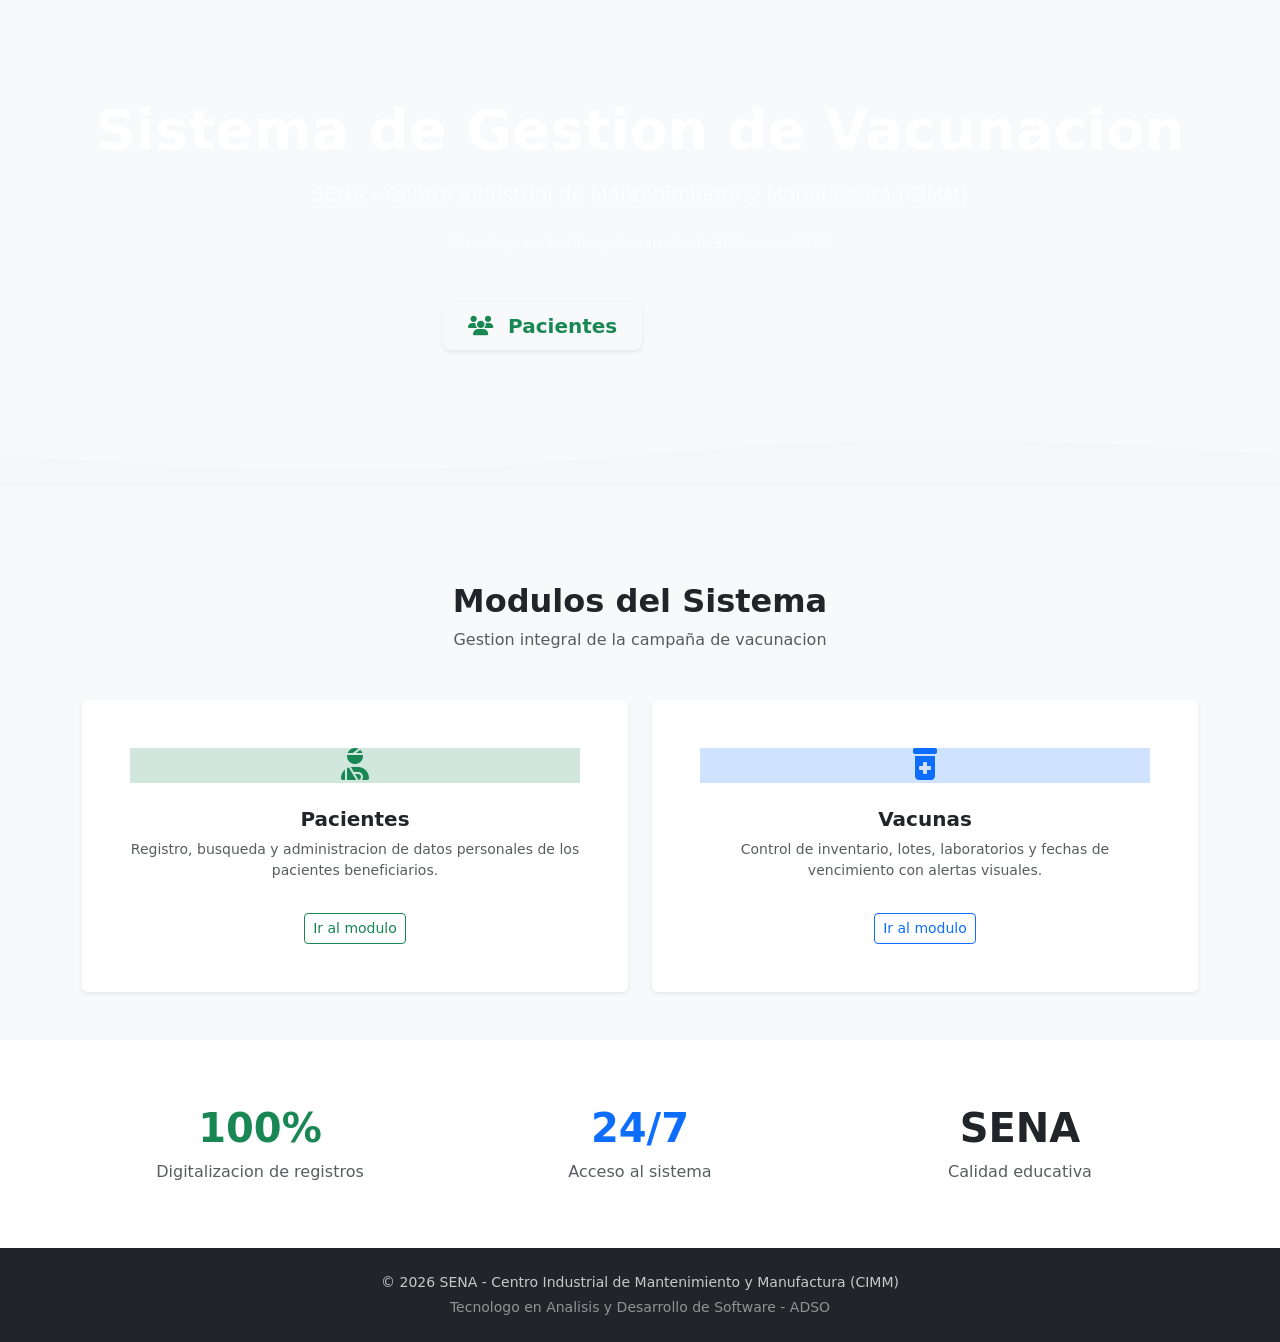
<file: src/main/resources/templates/index.html>
<!DOCTYPE html>
<html xmlns:th="http://www.thymeleaf.org" lang="es">
<head>
    <meta charset="UTF-8">
    <meta name="viewport" content="width=device-width, initial-scale=1">
    <title th:text="#{app.titulo}">Sistema de Vacunacion - SENA CIMM</title>
    <link href="https://cdn.jsdelivr.net/npm/bootstrap@5.2.3/dist/css/bootstrap.min.css" rel="stylesheet">
    <link href="https://cdnjs.cloudflare.com/ajax/libs/font-awesome/6.4.0/css/all.min.css" rel="stylesheet">
    <link th:href="@{/css/vacunacion.css}" rel="stylesheet">
</head>
<body class="bg-light">

<!-- Navbar -->
<div th:replace="~{fragments/navbar :: nav}"></div>

<!-- Hero Section -->
<section class="hero-section text-white text-center py-5 mb-0">
    <div class="container py-5">
        <h1 class="display-4 fw-bold mb-3" th:text="#{app.titulo}">Sistema de Gestion de Vacunacion</h1>
        <p class="lead mb-4 opacity-75" th:text="#{app.subtitulo}">SENA - Centro Industrial de Mantenimiento y Manufactura (CIMM)</p>
        <p class="mb-5 opacity-50 small" th:text="#{app.descripcion}">Tecnologo en Analisis y Desarrollo de Software - ADSO</p>
        <div class="d-flex justify-content-center gap-3">
            <a th:href="@{/pacientes}" class="btn btn-light btn-lg px-4 fw-bold text-success shadow-sm">
                <i class="fas fa-users me-2"></i> <span th:text="#{general.gestionarPacientes}">Pacientes</span>
            </a>
            <a th:href="@{/vacunas}" class="btn btn-outline-light btn-lg px-4 fw-bold">
                <i class="fas fa-syringe me-2"></i> <span th:text="#{general.gestionarVacunas}">Vacunas</span>
            </a>
        </div>
    </div>
    <!-- Wave SVG -->
    <svg xmlns="http://www.w3.org/2000/svg" viewBox="0 0 1440 100" class="w-100" style="margin-bottom:-1px;">
        <path fill="#f4f6f9" fill-opacity="1" d="M0,64L80,69.3C160,75,320,85,480,80C640,75,800,53,960,48C1120,43,1280,53,1360,58.7L1440,64L1440,100L1360,100C1280,100,1120,100,960,100C800,100,640,100,480,100C320,100,160,100,80,100L0,100Z"></path>
    </svg>
</section>

<!-- Features Section -->
<section class="py-5">
    <div class="container">
        <div class="text-center mb-5">
            <h2 class="fw-bold text-dark">Modulos del Sistema</h2>
            <p class="text-muted">Gestion integral de la campaña de vacunacion</p>
        </div>
        <div class="row g-4">
            <!-- Card Pacientes -->
            <div class="col-md-6">
                <div class="card h-100 border-0 shadow-sm hover-card">
                    <div class="card-body text-center p-5">
                        <div class="icon-circle bg-success-subtle text-success mb-4 mx-auto">
                            <i class="fas fa-user-injured fa-2x"></i>
                        </div>
                        <h3 class="h5 fw-bold" th:text="#{pacientes.titulo}">Pacientes</h3>
                        <p class="text-muted small">Registro, busqueda y administracion de datos personales de los pacientes beneficiarios.</p>
                        <a th:href="@{/pacientes}" class="btn btn-sm btn-outline-success mt-3">Ir al modulo</a>
                    </div>
                </div>
            </div>
            <!-- Card Vacunas -->
            <div class="col-md-6">
                <div class="card h-100 border-0 shadow-sm hover-card">
                    <div class="card-body text-center p-5">
                        <div class="icon-circle bg-primary-subtle text-primary mb-4 mx-auto">
                            <i class="fas fa-prescription-bottle-medical fa-2x"></i>
                        </div>
                        <h3 class="h5 fw-bold" th:text="#{vacunas.titulo}">Vacunas</h3>
                        <p class="text-muted small">Control de inventario, lotes, laboratorios y fechas de vencimiento con alertas visuales.</p>
                        <a th:href="@{/vacunas}" class="btn btn-sm btn-outline-primary mt-3">Ir al modulo</a>
                    </div>
                </div>
            </div>
        </div>
    </div>
</section>

<!-- Stats Section -->
<section class="py-5 bg-white">
    <div class="container">
        <div class="row text-center g-4">
            <div class="col-md-4">
                <div class="p-3">
                    <h2 class="fw-bold text-success display-6">100%</h2>
                    <p class="text-muted mb-0">Digitalizacion de registros</p>
                </div>
            </div>
            <div class="col-md-4">
                <div class="p-3">
                    <h2 class="fw-bold text-primary display-6">24/7</h2>
                    <p class="text-muted mb-0">Acceso al sistema</p>
                </div>
            </div>
            <div class="col-md-4">
                <div class="p-3">
                    <h2 class="fw-bold text-dark display-6">SENA</h2>
                    <p class="text-muted mb-0">Calidad educativa</p>
                </div>
            </div>
        </div>
    </div>
</section>

<!-- Footer -->
<footer class="bg-dark text-white py-4 mt-auto">
    <div class="container text-center">
        <p class="mb-1 small opacity-75">&copy; 2026 SENA - Centro Industrial de Mantenimiento y Manufactura (CIMM)</p>
        <p class="mb-0 small opacity-50">Tecnologo en Analisis y Desarrollo de Software - ADSO</p>
    </div>
</footer>

<script src="https://cdn.jsdelivr.net/npm/bootstrap@5.2.3/dist/js/bootstrap.bundle.min.js"></script>
</body>
</html>
</file>
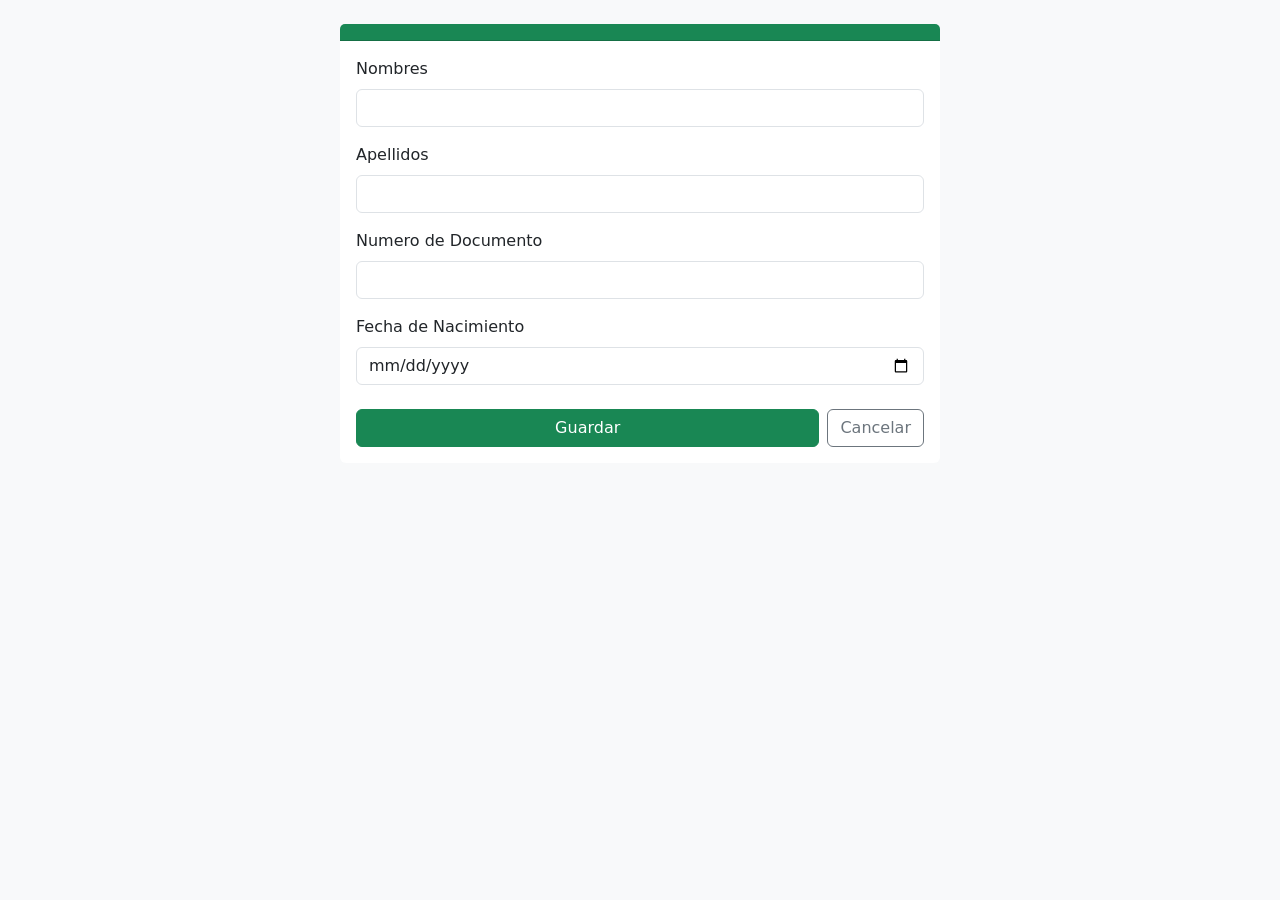
<file: src/main/resources/templates/pacientes/formulario.html>
<!DOCTYPE html>
<html xmlns:th="http://www.thymeleaf.org" lang="es">
<head>
    <meta charset="UTF-8">
    <title>Formulario Paciente</title>
    <link href="https://cdn.jsdelivr.net/npm/bootstrap@5.2.3/dist/css/bootstrap.min.css"
          rel="stylesheet">
    <link th:href="@{/css/vacunacion.css}" rel="stylesheet">
</head>
<body class="bg-light">

<div th:replace="~{fragments/navbar :: nav}"></div>

<div class="container mt-4">
    <div class="card shadow-md border-0" style="max-width:600px;margin:auto;">
        <div class="card-header bg-success text-white">
            <h4 class="mb-0" th:text="${paciente.id != null} ? #{pacientes.editar} : #{pacientes.nuevo}"></h4>
        </div>
        <div class="card-body">
            <form th:action="${paciente.id != null}
                    ? @{/pacientes/{id}(id=${paciente.id})}
                    : @{/pacientes}"
                  th:object="${paciente}"
                  method="post">
                <div class="mb-3">
                    <label class="form-label" th:text="#{pacientes.nombre}">Nombres</label>
                    <input type="text" th:field="*{nombres}"
                           class="form-control" required>
                </div>
                <div class="mb-3">
                    <label class="form-label" th:text="#{pacientes.apellidos}">Apellidos</label>
                    <input type="text" th:field="*{apellidos}"
                           class="form-control" required>
                </div>
                <div class="mb-3">
                    <label class="form-label" th:text="#{pacientes.documento}">Numero de Documento</label>
                    <input type="text" th:field="*{documento}"
                           class="form-control" required>
                </div>
                <div class="mb-4">
                    <label class="form-label" th:text="#{pacientes.fechaNacimiento}">Fecha de Nacimiento</label>
                    <input type="date" th:field="*{fechaNacimiento}"
                           class="form-control" required>
                </div>
                <div class="d-flex gap-2">
                    <button type="submit" class="btn btn-success flex-grow-1" th:text="#{pacientes.guardar}">Guardar</button>
                    <a th:href="@{/pacientes}" class="btn btn-outline-secondary" th:text="#{pacientes.cancelar}">Cancelar</a>
                </div>
            </form>
        </div>
    </div>
</div>

</body>
</html>
</file>
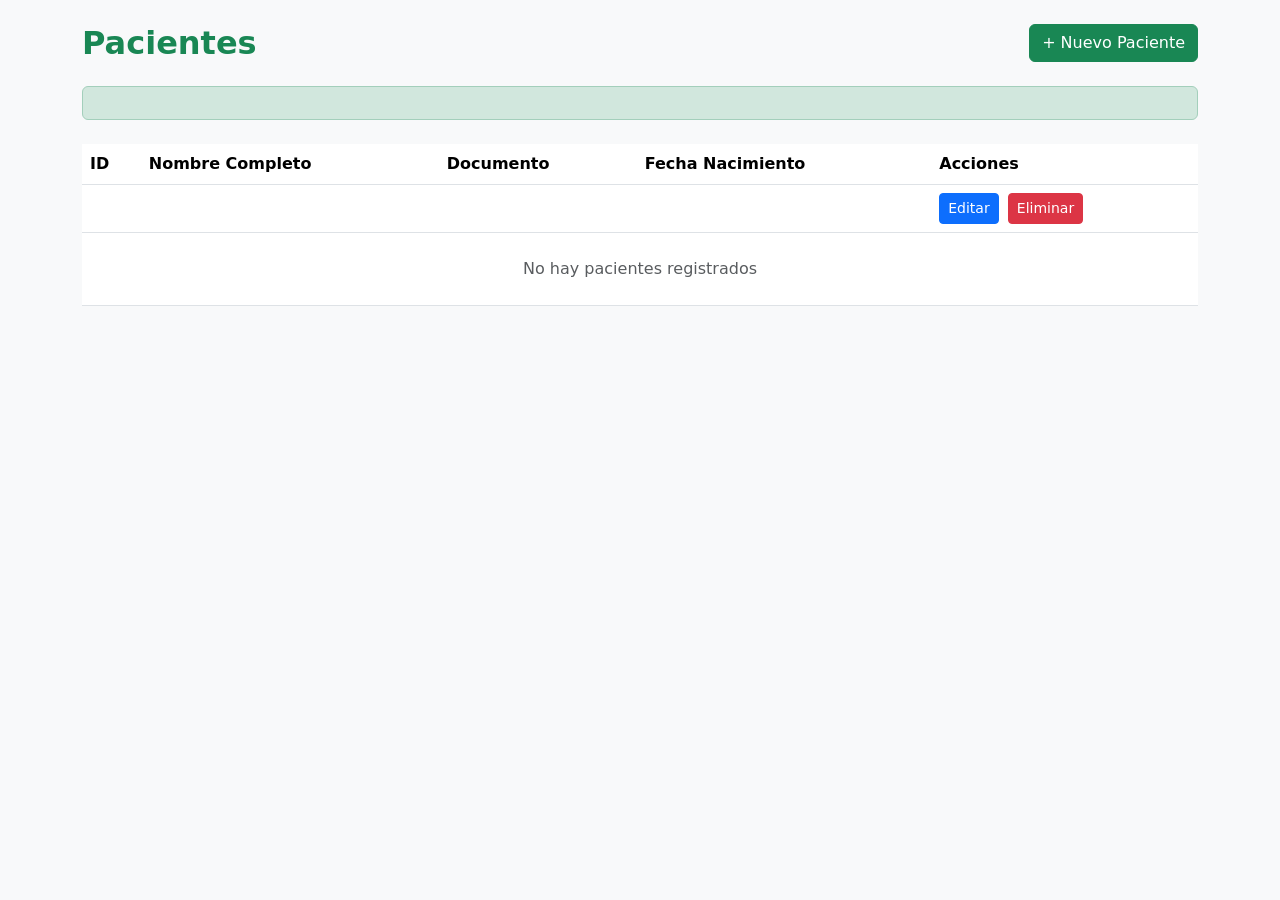
<file: src/main/resources/templates/pacientes/lista.html>
<!DOCTYPE html>
<html xmlns:th="http://www.thymeleaf.org" lang="es">
<head>
    <meta charset="UTF-8">
    <meta name="viewport" content="width=device-width, initial-scale=1">
    <title th:text="#{pacientes.titulo}">Pacientes - Sistema de Vacunacion</title>
    <link href="https://cdn.jsdelivr.net/npm/bootstrap@5.2.3/dist/css/bootstrap.min.css"
          rel="stylesheet">
    <link th:href="@{/css/vacunacion.css}" rel="stylesheet">
</head>
<body class="bg-light">

<div th:replace="~{fragments/navbar :: nav}"></div>

<div class="container mt-4">
    <!-- Encabezado -->
    <div class="d-flex justify-content-between align-items-center mb-4">
        <h2 class="text-success fw-bold mb-0" th:text="#{pacientes.titulo}">Pacientes</h2>
        <a th:href="@{/pacientes/nuevo}" class="btn btn-success" th:text="#{pacientes.nuevo}">
            + Nuevo Paciente
        </a>
    </div>

    <!-- Mensaje de exito -->
    <div th:if="${mensaje}" class="alert alert-success mb-4" th:text="${mensaje}"></div>

    <!-- Tabla de pacientes -->
    <div class="card shadow-md border-0">
        <div class="card-body p-0">
            <table class="table table-hover mb-0">
                <thead>
                <tr>
                    <th>ID</th>
                    <th th:text="#{pacientes.nombreCompleto}">Nombre Completo</th>
                    <th th:text="#{pacientes.documento}">Documento</th>
                    <th th:text="#{pacientes.fechaNacimiento}">Fecha Nacimiento</th>
                    <th th:text="#{pacientes.acciones}">Acciones</th>
                </tr>
                </thead>
                <tbody>
                <tr th:each="paciente : ${pacientes}">
                    <td th:text="${paciente.id}" class="text-muted"></td>
                    <td th:text="${paciente.nombreCompleto}" class="fw-medium"></td>
                    <td th:text="${paciente.documento}"></td>
                    <td th:text="${paciente.fechaNacimiento}"></td>
                    <td>
                        <a th:href="@{/pacientes/{id}/editar(id=${paciente.id})}"
                           class="btn btn-sm btn-primary me-1" th:text="#{general.editar}">Editar</a>
                        <a th:href="@{/pacientes/{id}/eliminar(id=${paciente.id})}"
                           class="btn btn-sm btn-danger" th:text="#{general.eliminar}"
                           onclick="return confirm('Eliminar paciente?')">
                            Eliminar
                        </a>
                    </td>
                </tr>
                <!-- Mensaje cuando no hay pacientes -->
                <tr th:if="${#lists.isEmpty(pacientes)}">
                    <td colspan="5" class="text-center text-muted py-4" th:text="#{pacientes.noHay}">
                        No hay pacientes registrados
                    </td>
                </tr>
                </tbody>
            </table>
        </div>
    </div>
</div>

</body>
</html>
</file>
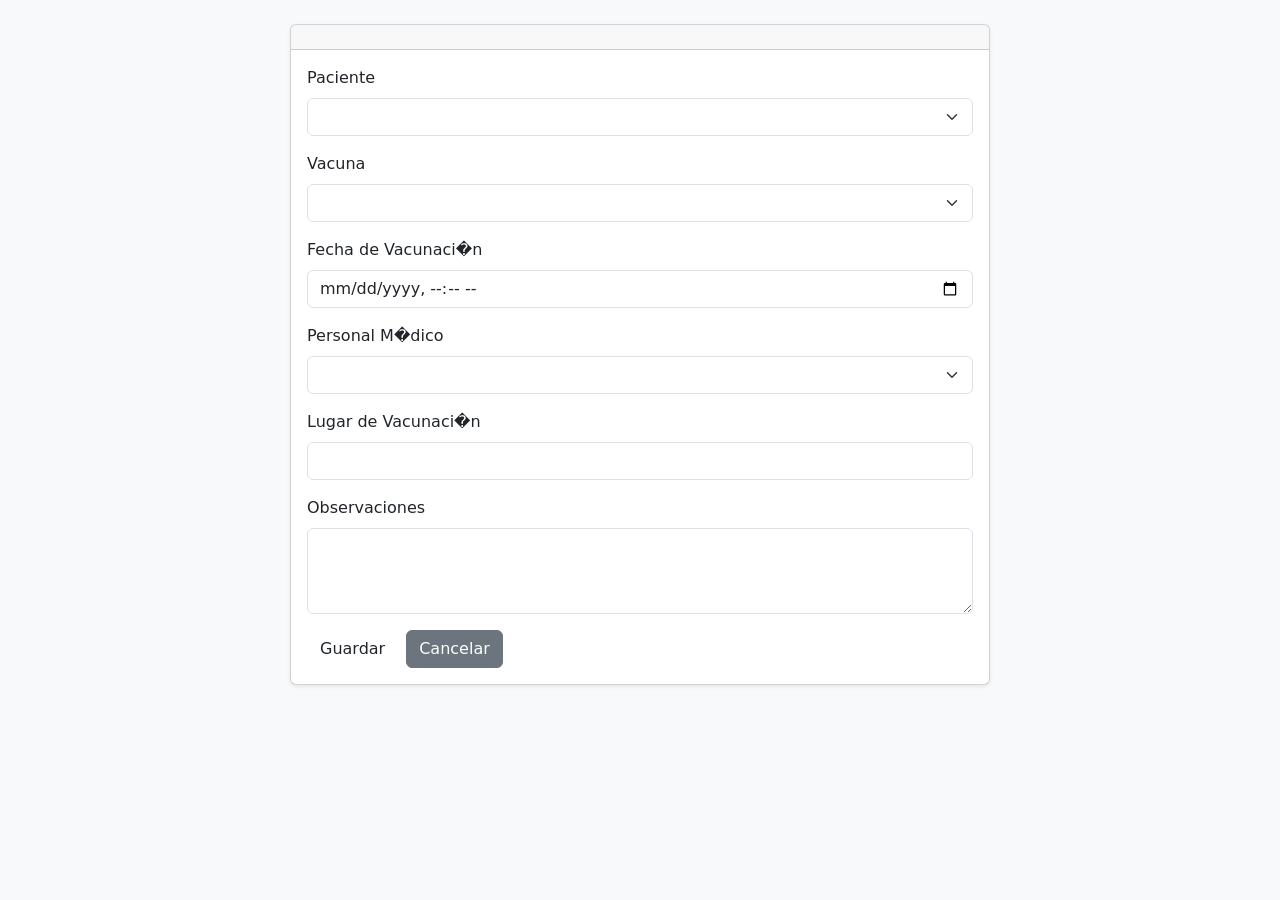
<file: src/main/resources/templates/registros/formulario.html>
<!DOCTYPE html>
<html xmlns:th="http://www.thymeleaf.org" lang="es">
<head>
    <meta charset="UTF-8">
    <title>Formulario Registro de Vacunaci�n</title>
    <link href="https://cdn.jsdelivr.net/npm/bootstrap@5.2.3/dist/css/bootstrap.min.css" rel="stylesheet">
    <link th:href="@{/css/vacunacion.css}" rel="stylesheet">
</head>
<body class="bg-light">
    <div th:replace="~{fragments/navbar :: nav}"></div>

    <div class="container mt-4">
        <div class="card shadow-sm" style="max-width:700px;margin:auto;">
            <div class="card-header bg-sena text-white">
                <h4 th:text="${registro.id != null} ? 'Editar Registro' : 'Nuevo Registro de Vacunaci�n'"></h4>
            </div>
            <div class="card-body">
                <form th:action="${registro.id != null} ? @{/registros/{id}(id=${registro.id})} : @{/registros}"
                      th:object="${registro}" method="post">
                    <div class="mb-3">
                        <label class="form-label">Paciente</label>
                        <select th:field="*{paciente}" class="form-select" required>
                            <option th:each="p : ${pacientes}" th:value="${p}" th:text="${p.nombreCompleto} + ' - ' + ${p.documento}"></option>
                        </select>
                    </div>
                    <div class="mb-3">
                        <label class="form-label">Vacuna</label>
                        <select th:field="*{vacuna}" class="form-select" required>
                            <option th:each="v : ${vacunas}" th:value="${v}" th:text="${v.nombre} + ' (' + ${v.lote} + ')'"></option>
                        </select>
                    </div>
                    <div class="mb-3">
                        <label class="form-label">Fecha de Vacunaci�n</label>
                        <input type="datetime-local" th:field="*{fechaVacunacion}" class="form-control" required>
                    </div>
                    <div class="mb-3">
                        <label class="form-label">Personal M�dico</label>
                        <select th:field="*{personalMedico}" class="form-select" required>
                            <option th:each="u : ${personalMedico}" th:value="${u}" th:text="${u.nombreCompleto} + ' (' + ${u.rol} + ')'"></option>
                        </select>
                    </div>
                    <div class="mb-3">
                        <label class="form-label">Lugar de Vacunaci�n</label>
                        <input type="text" th:field="*{lugarVacunacion}" class="form-control" required>
                    </div>
                    <div class="mb-3">
                        <label class="form-label">Observaciones</label>
                        <textarea th:field="*{observaciones}" class="form-control" rows="3"></textarea>
                    </div>
                    <div class="d-flex gap-2">
                        <button type="submit" class="btn btn-sena">Guardar</button>
                        <a th:href="@{/registros}" class="btn btn-secondary">Cancelar</a>
                    </div>
                </form>
            </div>
        </div>
    </div>
</body>
</html>
</file>
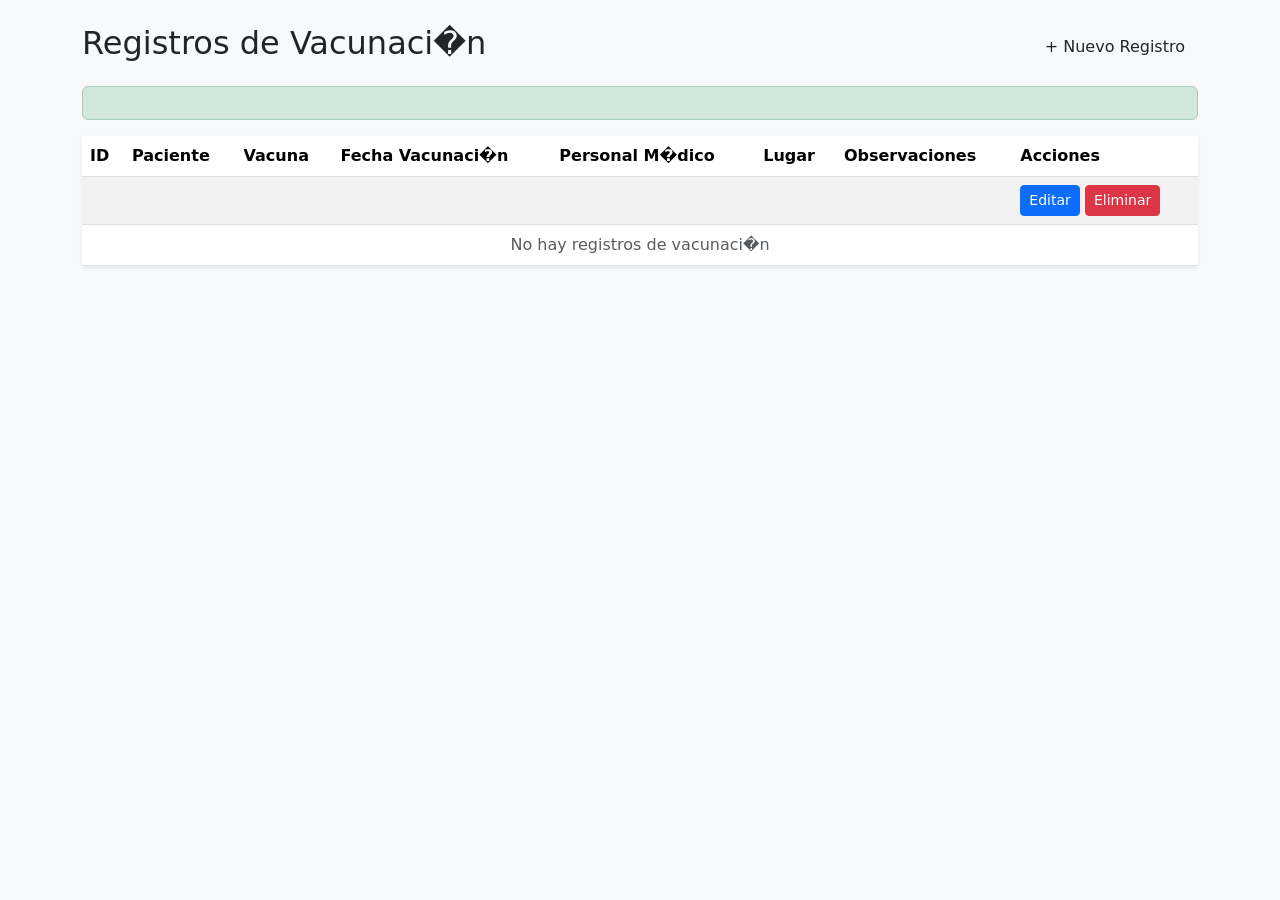
<file: src/main/resources/templates/registros/lista.html>
<!DOCTYPE html>
<html xmlns:th="http://www.thymeleaf.org" lang="es">
<head>
    <meta charset="UTF-8">
    <meta name="viewport" content="width=device-width, initial-scale=1">
    <title>Registros de Vacunaci�n</title>
    <link href="https://cdn.jsdelivr.net/npm/bootstrap@5.2.3/dist/css/bootstrap.min.css" rel="stylesheet">
    <link th:href="@{/css/vacunacion.css}" rel="stylesheet">
</head>
<body class="bg-light">
    <div th:replace="~{fragments/navbar :: nav}"></div>

    <div class="container mt-4">
        <div class="d-flex justify-content-between align-items-center mb-3">
            <h2 class="text-sena">Registros de Vacunaci�n</h2>
            <a th:href="@{/registros/nuevo}" class="btn btn-sena">
                + Nuevo Registro
            </a>
        </div>

        <div th:if="${mensaje}" class="alert alert-success" th:text="${mensaje}"></div>

        <table class="table table-striped table-hover bg-white shadow-sm">
            <thead class="table-sena">
                <tr>
                    <th>ID</th>
                    <th>Paciente</th>
                    <th>Vacuna</th>
                    <th>Fecha Vacunaci�n</th>
                    <th>Personal M�dico</th>
                    <th>Lugar</th>
                    <th>Observaciones</th>
                    <th>Acciones</th>
                </tr>
            </thead>
            <tbody>
                <tr th:each="r : ${registros}">
                    <td th:text="${r.id}"></td>
                    <td th:text="${r.paciente.nombreCompleto}"></td>
                    <td th:text="${r.vacuna.nombre}"></td>
                    <td th:text="${r.fechaVacunacion}"></td>
                    <td th:text="${r.personalMedico.nombreCompleto}"></td>
                    <td th:text="${r.lugarVacunacion}"></td>
                    <td th:text="${r.observaciones}"></td>
                    <td>
                        <a th:href="@{/registros/{id}/editar(id=${r.id})}"
                           class="btn btn-sm btn-primary">Editar</a>
                        <a th:href="@{/registros/{id}/eliminar(id=${r.id})}"
                           class="btn btn-sm btn-danger"
                           onclick="return confirm('�Eliminar registro?')">Eliminar</a>
                    </td>
                </tr>
                <tr th:if="${#lists.isEmpty(registros)}">
                    <td colspan="8" class="text-center text-muted">No hay registros de vacunaci�n</td>
                </tr>
            </tbody>
        </table>
    </div>
</body>
</html>
</file>
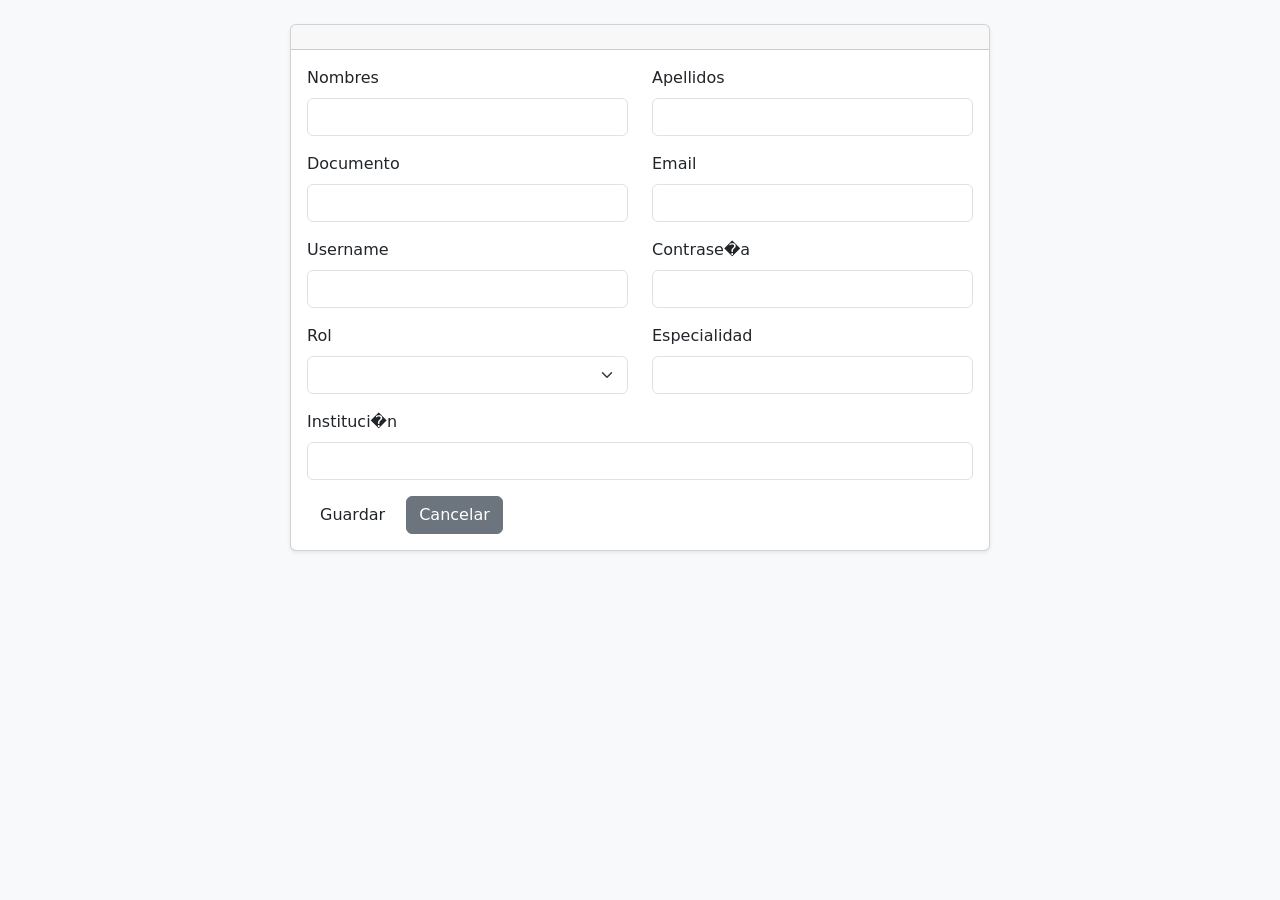
<file: src/main/resources/templates/usuarios/formulario.html>
<!DOCTYPE html>
<html xmlns:th="http://www.thymeleaf.org" lang="es">
<head>
    <meta charset="UTF-8">
    <title>Formulario Usuario</title>
    <link href="https://cdn.jsdelivr.net/npm/bootstrap@5.2.3/dist/css/bootstrap.min.css" rel="stylesheet">
    <link th:href="@{/css/vacunacion.css}" rel="stylesheet">
</head>
<body class="bg-light">
    <div th:replace="~{fragments/navbar :: nav}"></div>

    <div class="container mt-4">
        <div class="card shadow-sm" style="max-width:700px;margin:auto;">
            <div class="card-header bg-sena text-white">
                <h4 th:text="${usuario.id != null} ? 'Editar Usuario' : 'Nuevo Usuario'"></h4>
            </div>
            <div class="card-body">
                <form th:action="${usuario.id != null} ? @{/usuarios/{id}(id=${usuario.id})} : @{/usuarios}"
                      th:object="${usuario}" method="post">
                    <div class="row">
                        <div class="col-md-6 mb-3">
                            <label class="form-label">Nombres</label>
                            <input type="text" th:field="*{nombres}" class="form-control" required>
                        </div>
                        <div class="col-md-6 mb-3">
                            <label class="form-label">Apellidos</label>
                            <input type="text" th:field="*{apellidos}" class="form-control" required>
                        </div>
                    </div>
                    <div class="row">
                        <div class="col-md-6 mb-3">
                            <label class="form-label">Documento</label>
                            <input type="text" th:field="*{documento}" class="form-control" required>
                        </div>
                        <div class="col-md-6 mb-3">
                            <label class="form-label">Email</label>
                            <input type="email" th:field="*{email}" class="form-control" required>
                        </div>
                    </div>
                    <div class="row">
                        <div class="col-md-6 mb-3">
                            <label class="form-label">Username</label>
                            <input type="text" th:field="*{username}" class="form-control" required>
                        </div>
                        <div class="col-md-6 mb-3">
                            <label class="form-label">Contrase�a</label>
                            <input type="password" th:field="*{password}" class="form-control" required>
                        </div>
                    </div>
                    <div class="row">
                        <div class="col-md-6 mb-3">
                            <label class="form-label">Rol</label>
                            <select th:field="*{rol}" class="form-select" required>
                                <option th:each="r : ${roles}" th:value="${r}" th:text="${r}"></option>
                            </select>
                        </div>
                        <div class="col-md-6 mb-3">
                            <label class="form-label">Especialidad</label>
                            <input type="text" th:field="*{especialidad}" class="form-control">
                        </div>
                    </div>
                    <div class="mb-3">
                        <label class="form-label">Instituci�n</label>
                        <input type="text" th:field="*{institucion}" class="form-control" required>
                    </div>
                    <div class="d-flex gap-2">
                        <button type="submit" class="btn btn-sena">Guardar</button>
                        <a th:href="@{/usuarios}" class="btn btn-secondary">Cancelar</a>
                    </div>
                </form>
            </div>
        </div>
    </div>
</body>
</html>
</file>
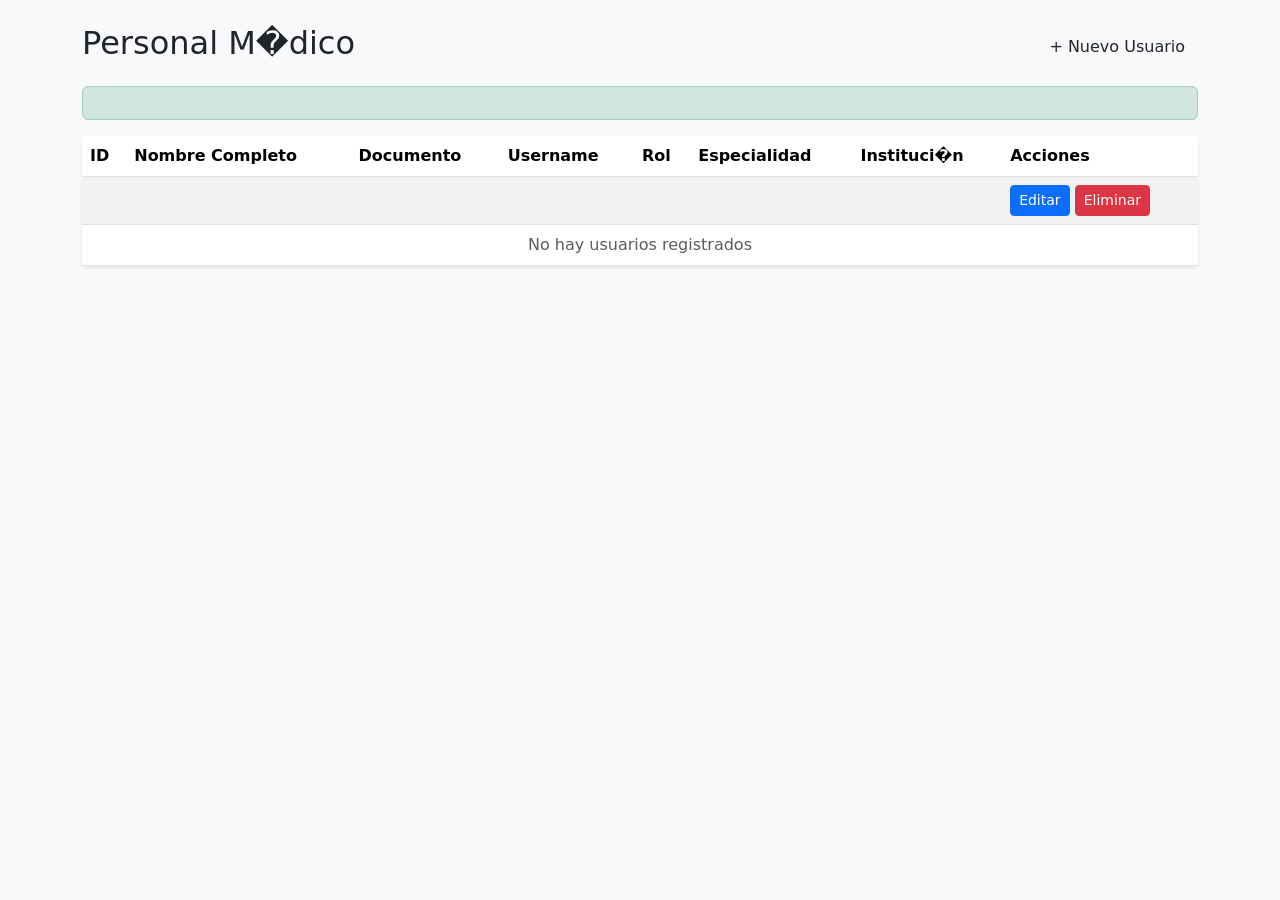
<file: src/main/resources/templates/usuarios/lista.html>
<!DOCTYPE html>
<html xmlns:th="http://www.thymeleaf.org" lang="es">
<head>
    <meta charset="UTF-8">
    <meta name="viewport" content="width=device-width, initial-scale=1">
    <title>Usuarios � Sistema de Vacunaci�n</title>
    <link href="https://cdn.jsdelivr.net/npm/bootstrap@5.2.3/dist/css/bootstrap.min.css" rel="stylesheet">
    <link th:href="@{/css/vacunacion.css}" rel="stylesheet">
</head>
<body class="bg-light">
    <div th:replace="~{fragments/navbar :: nav}"></div>

    <div class="container mt-4">
        <div class="d-flex justify-content-between align-items-center mb-3">
            <h2 class="text-sena">Personal M�dico</h2>
            <a th:href="@{/usuarios/nuevo}" class="btn btn-sena">
                + Nuevo Usuario
            </a>
        </div>

        <div th:if="${mensaje}" class="alert alert-success" th:text="${mensaje}"></div>

        <table class="table table-striped table-hover bg-white shadow-sm">
            <thead class="table-sena">
                <tr>
                    <th>ID</th>
                    <th>Nombre Completo</th>
                    <th>Documento</th>
                    <th>Username</th>
                    <th>Rol</th>
                    <th>Especialidad</th>
                    <th>Instituci�n</th>
                    <th>Acciones</th>
                </tr>
            </thead>
            <tbody>
                <tr th:each="u : ${usuarios}">
                    <td th:text="${u.id}"></td>
                    <td th:text="${u.nombreCompleto}"></td>
                    <td th:text="${u.documento}"></td>
                    <td th:text="${u.username}"></td>
                    <td>
                        <span th:text="${u.rol}"
                              th:class="${u.rol.name() == 'MEDICO'} ? 'badge bg-primary' : 'badge bg-info'"></span>
                    </td>
                    <td th:text="${u.especialidad}"></td>
                    <td th:text="${u.institucion}"></td>
                    <td>
                        <a th:href="@{/usuarios/{id}/editar(id=${u.id})}"
                           class="btn btn-sm btn-primary">Editar</a>
                        <a th:href="@{/usuarios/{id}/eliminar(id=${u.id})}"
                           class="btn btn-sm btn-danger"
                           onclick="return confirm('�Eliminar usuario?')">Eliminar</a>
                    </td>
                </tr>
                <tr th:if="${#lists.isEmpty(usuarios)}">
                    <td colspan="8" class="text-center text-muted">No hay usuarios registrados</td>
                </tr>
            </tbody>
        </table>
    </div>
</body>
</html>
</file>
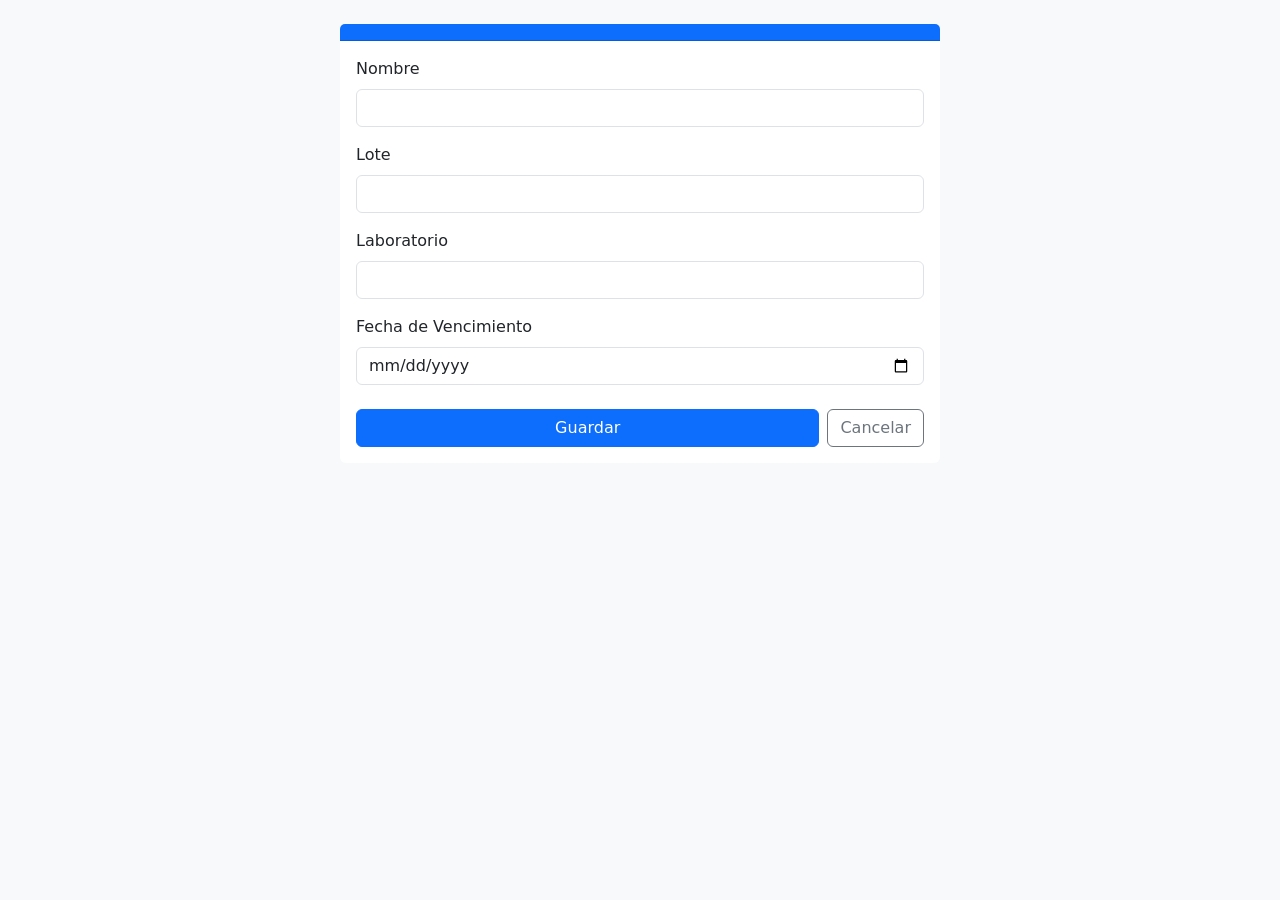
<file: src/main/resources/templates/vacunas/formulario.html>
<!DOCTYPE html>
<html xmlns:th="http://www.thymeleaf.org" lang="es">
<head>
    <meta charset="UTF-8">
    <title>Formulario Vacuna</title>
    <link href="https://cdn.jsdelivr.net/npm/bootstrap@5.2.3/dist/css/bootstrap.min.css"
          rel="stylesheet">
    <link th:href="@{/css/vacunacion.css}" rel="stylesheet">
</head>
<body class="bg-light">

<div th:replace="~{fragments/navbar :: nav}"></div>

<div class="container mt-4">
    <div class="card shadow-md border-0" style="max-width:600px;margin:auto;">
        <div class="card-header bg-primary text-white">
            <h4 class="mb-0" th:text="${vacuna.id != null} ? #{vacunas.editar} : #{vacunas.nueva}"></h4>
        </div>
        <div class="card-body">
            <form th:action="${vacuna.id != null}
                    ? @{/vacunas/{id}(id=${vacuna.id})}
                    : @{/vacunas}"
                  th:object="${vacuna}"
                  method="post">
                <div class="mb-3">
                    <label class="form-label" th:text="#{vacunas.nombre}">Nombre</label>
                    <input type="text" th:field="*{nombre}"
                           class="form-control" required>
                </div>
                <div class="mb-3">
                    <label class="form-label" th:text="#{vacunas.lote}">Lote</label>
                    <input type="text" th:field="*{lote}"
                           class="form-control" required>
                </div>
                <div class="mb-3">
                    <label class="form-label" th:text="#{vacunas.laboratorio}">Laboratorio</label>
                    <input type="text" th:field="*{laboratorio}"
                           class="form-control" required>
                </div>
                <div class="mb-4">
                    <label class="form-label" th:text="#{vacunas.fechaVencimiento}">Fecha de Vencimiento</label>
                    <input type="date" th:field="*{fechaVencimiento}"
                           class="form-control" required>
                </div>
                <div class="d-flex gap-2">
                    <button type="submit" class="btn btn-primary flex-grow-1" th:text="#{vacunas.guardar}">Guardar</button>
                    <a th:href="@{/vacunas}" class="btn btn-outline-secondary" th:text="#{vacunas.cancelar}">Cancelar</a>
                </div>
            </form>
        </div>
    </div>
</div>

</body>
</html>
</file>
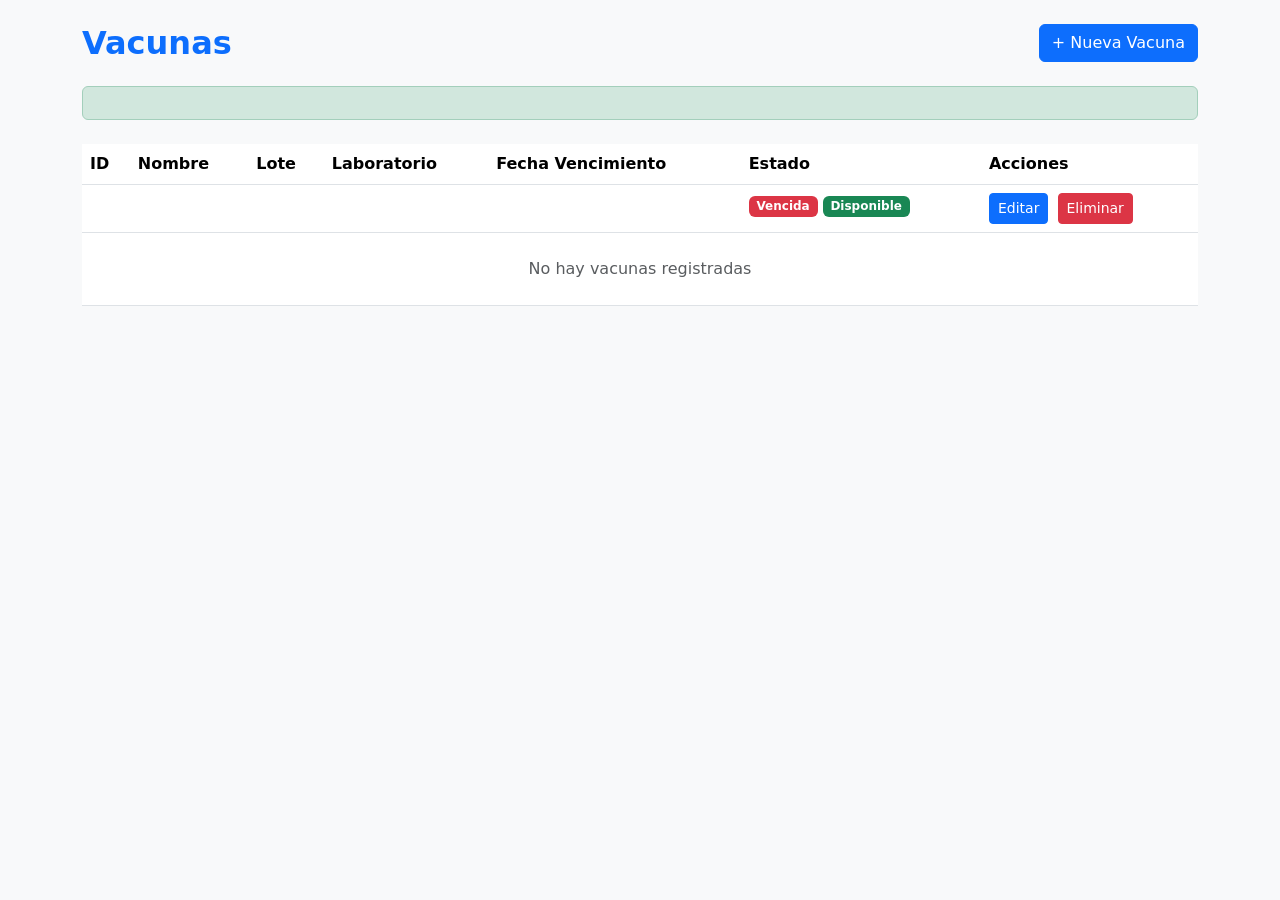
<file: src/main/resources/templates/vacunas/lista.html>
<!DOCTYPE html>
<html xmlns:th="http://www.thymeleaf.org" lang="es">
<head>
    <meta charset="UTF-8">
    <meta name="viewport" content="width=device-width, initial-scale=1">
    <title th:text="#{vacunas.titulo}">Vacunas - Sistema de Vacunacion</title>
    <link href="https://cdn.jsdelivr.net/npm/bootstrap@5.2.3/dist/css/bootstrap.min.css"
          rel="stylesheet">
    <link th:href="@{/css/vacunacion.css}" rel="stylesheet">
</head>
<body class="bg-light">

<div th:replace="~{fragments/navbar :: nav}"></div>

<div class="container mt-4">
    <!-- Encabezado -->
    <div class="d-flex justify-content-between align-items-center mb-4">
        <h2 class="text-primary fw-bold mb-0" th:text="#{vacunas.titulo}">Vacunas</h2>
        <a th:href="@{/vacunas/nueva}" class="btn btn-primary" th:text="#{vacunas.nueva}">
            + Nueva Vacuna
        </a>
    </div>

    <!-- Mensaje de exito -->
    <div th:if="${mensaje}" class="alert alert-success mb-4" th:text="${mensaje}"></div>

    <!-- Tabla de vacunas -->
    <div class="card shadow-md border-0">
        <div class="card-body p-0">
            <table class="table table-hover mb-0">
                <thead>
                <tr>
                    <th>ID</th>
                    <th th:text="#{vacunas.nombre}">Nombre</th>
                    <th th:text="#{vacunas.lote}">Lote</th>
                    <th th:text="#{vacunas.laboratorio}">Laboratorio</th>
                    <th th:text="#{vacunas.fechaVencimiento}">Fecha Vencimiento</th>
                    <th th:text="#{vacunas.estado}">Estado</th>
                    <th th:text="#{vacunas.acciones}">Acciones</th>
                </tr>
                </thead>
                <tbody>
                <tr th:each="vacuna : ${vacunas}">
                    <td th:text="${vacuna.id}" class="text-muted"></td>
                    <td th:text="${vacuna.nombre}" class="fw-medium"></td>
                    <td th:text="${vacuna.lote}"></td>
                    <td th:text="${vacuna.laboratorio}"></td>
                    <td th:text="${vacuna.fechaVencimiento}"></td>
                    <td>
                        <span th:if="${vacuna.estaVencida()}" class="badge bg-danger" th:text="#{vacunas.vencida}">Vencida</span>
                        <span th:unless="${vacuna.estaVencida()}" class="badge bg-success" th:text="#{vacunas.disponible}">Disponible</span>
                    </td>
                    <td>
                        <a th:href="@{/vacunas/{id}/editar(id=${vacuna.id})}"
                           class="btn btn-sm btn-primary me-1" th:text="#{general.editar}">Editar</a>
                        <a th:href="@{/vacunas/{id}/eliminar(id=${vacuna.id})}"
                           class="btn btn-sm btn-danger" th:text="#{general.eliminar}"
                           onclick="return confirm('Eliminar vacuna?')">
                            Eliminar
                        </a>
                    </td>
                </tr>
                <!-- Mensaje cuando no hay vacunas -->
                <tr th:if="${#lists.isEmpty(vacunas)}">
                    <td colspan="7" class="text-center text-muted py-4" th:text="#{vacunas.noHay}">
                        No hay vacunas registradas
                    </td>
                </tr>
                </tbody>
            </table>
        </div>
    </div>
</div>

</body>
</html>
</file>
